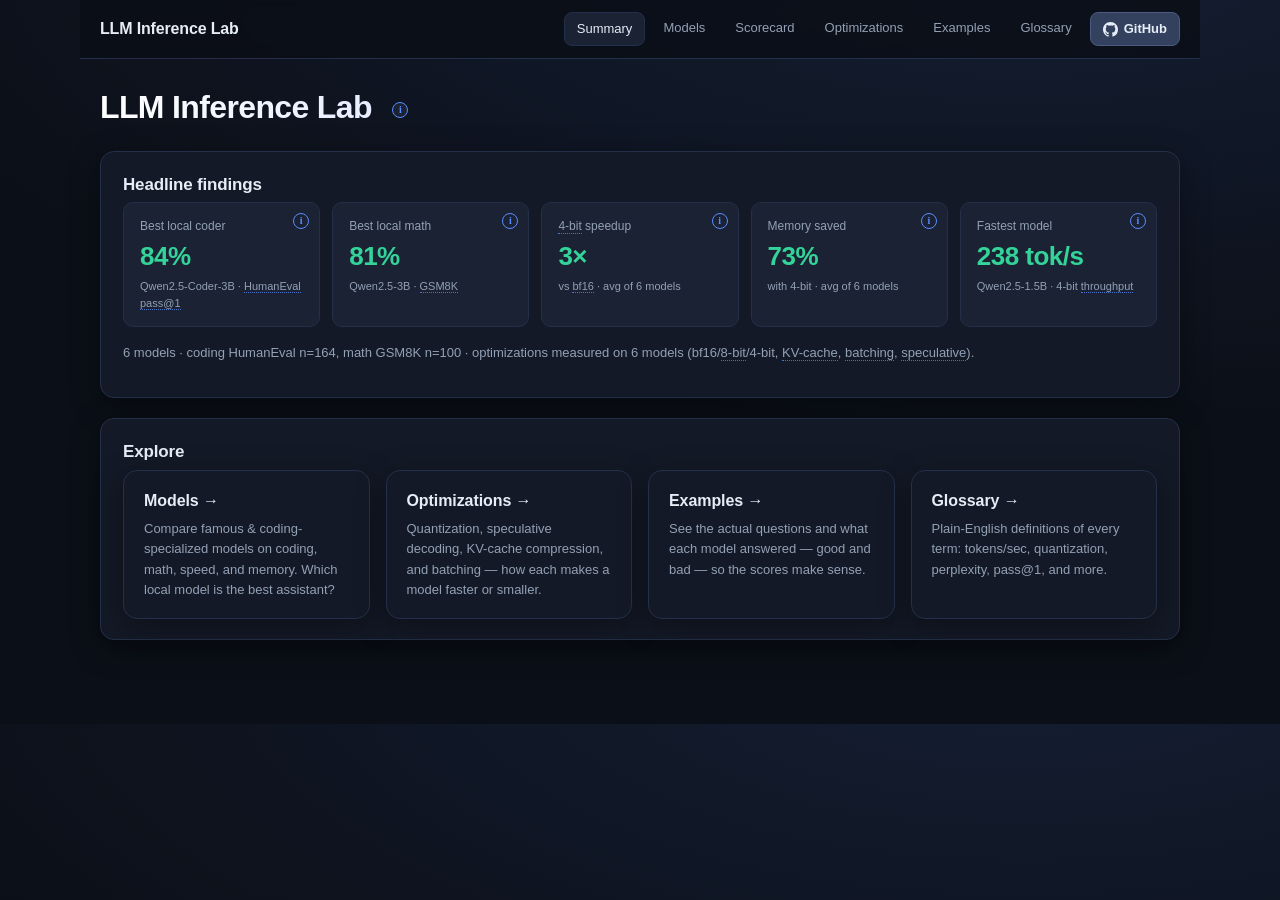
<file: dashboard/index.html>
<!doctype html>
<html lang="en">
<head>
  <meta charset="utf-8" />
  <meta name="viewport" content="width=device-width, initial-scale=1" />
  <title>LLM Inference Lab</title>
  <link rel="stylesheet" href="styles.css?v=5" />
</head>
<body>
  <div class="wrap">
    <div id="nav"></div>

    <header class="hero">
      <div class="hero-text">
        <h1>LLM Inference Lab</h1>
        <p class="tagline">
          Running and optimizing open-source LLMs on a single Apple Silicon laptop —
          and measuring what actually matters: speed, memory, and real task quality
          (coding &amp; math). Everything here is reproducible; no cloud GPU required.
          New to the terms? Every <span class="info" data-tip="Hover the info icons anywhere on the site for a plain-English definition.">i</span> explains itself, and there's a full Glossary.
        </p>
      </div>
    </header>

    <section class="card">
      <h2>Headline findings</h2>
      <div id="headline-metrics" class="metric-row"></div>
      <p class="muted" id="headline-note"></p>
    </section>

    <section class="card">
      <h2>Explore</h2>
      <div class="hub">
        <a href="models.html">
          <h3>Models →</h3>
          <p>Compare famous &amp; coding-specialized models on coding, math, speed, and memory. Which local model is the best assistant?</p>
        </a>
        <a href="optimizations.html">
          <h3>Optimizations →</h3>
          <p>Quantization, speculative decoding, KV-cache compression, and batching — how each makes a model faster or smaller.</p>
        </a>
        <a href="examples.html">
          <h3>Examples →</h3>
          <p>See the actual questions and what each model answered — good and bad — so the scores make sense.</p>
        </a>
        <a href="glossary.html">
          <h3>Glossary →</h3>
          <p>Plain-English definitions of every term: tokens/sec, quantization, perplexity, pass@1, and more.</p>
        </a>
      </div>
    </section>

  </div>

  <script src="data.js"></script>
  <script src="models-data.js"></script>
  <script src="exp-data.js"></script>
  <script src="glossary.js"></script>
  <script src="ui.js?v=5"></script>
  <script src="summary.js"></script>
</body>
</html>
</file>
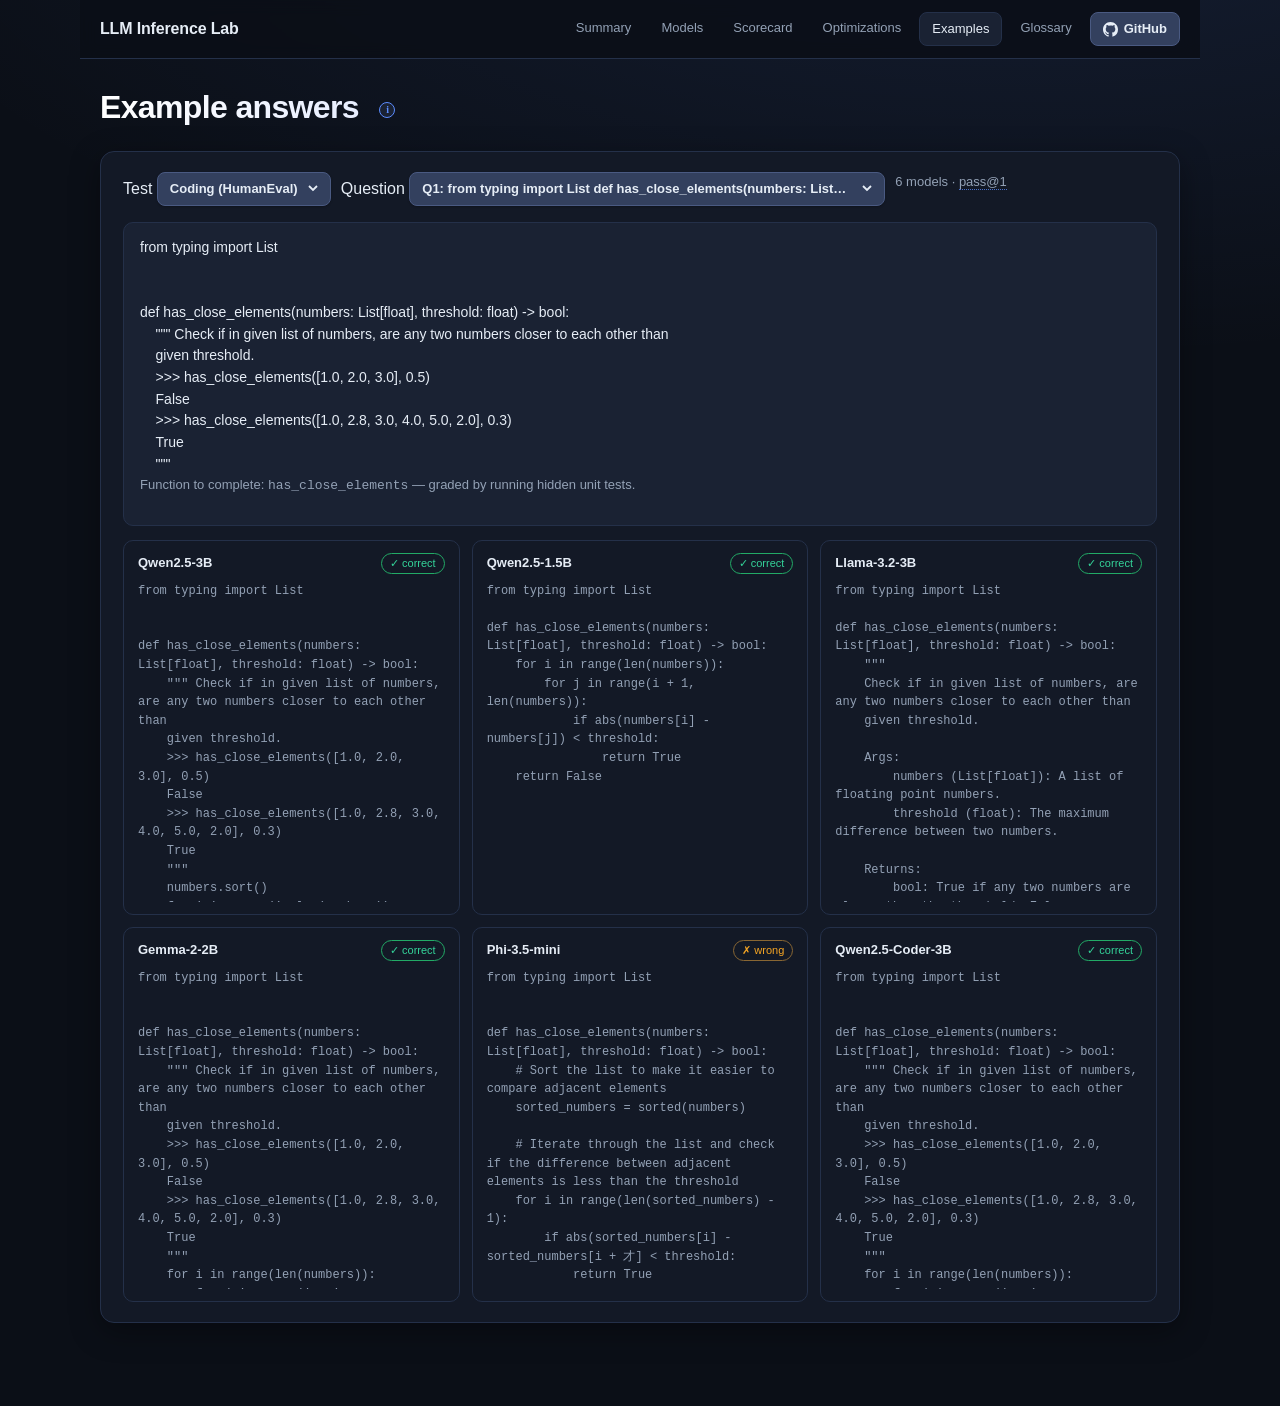
<file: dashboard/examples.html>
<!doctype html>
<html lang="en">
<head>
  <meta charset="utf-8" />
  <meta name="viewport" content="width=device-width, initial-scale=1" />
  <title>Examples — LLM Inference Lab</title>
  <link rel="stylesheet" href="styles.css?v=5" />
</head>
<body>
  <div class="wrap">
    <div id="nav"></div>

    <header class="hero">
      <div class="hero-text">
        <h1>Example answers</h1>
        <p class="tagline">The actual question and what each model replied — green = correct, amber = wrong. This is what the scores on the Models page really mean.</p>
      </div>
    </header>

    <div id="ex-body">
      <div class="card empty" id="pending">Model evaluation is still running — examples appear when it finishes.</div>
    </div>

  </div>

  <script src="models-data.js"></script>
  <script src="glossary.js"></script>
  <script src="ui.js?v=5"></script>
  <script src="examples.js"></script>
</body>
</html>
</file>
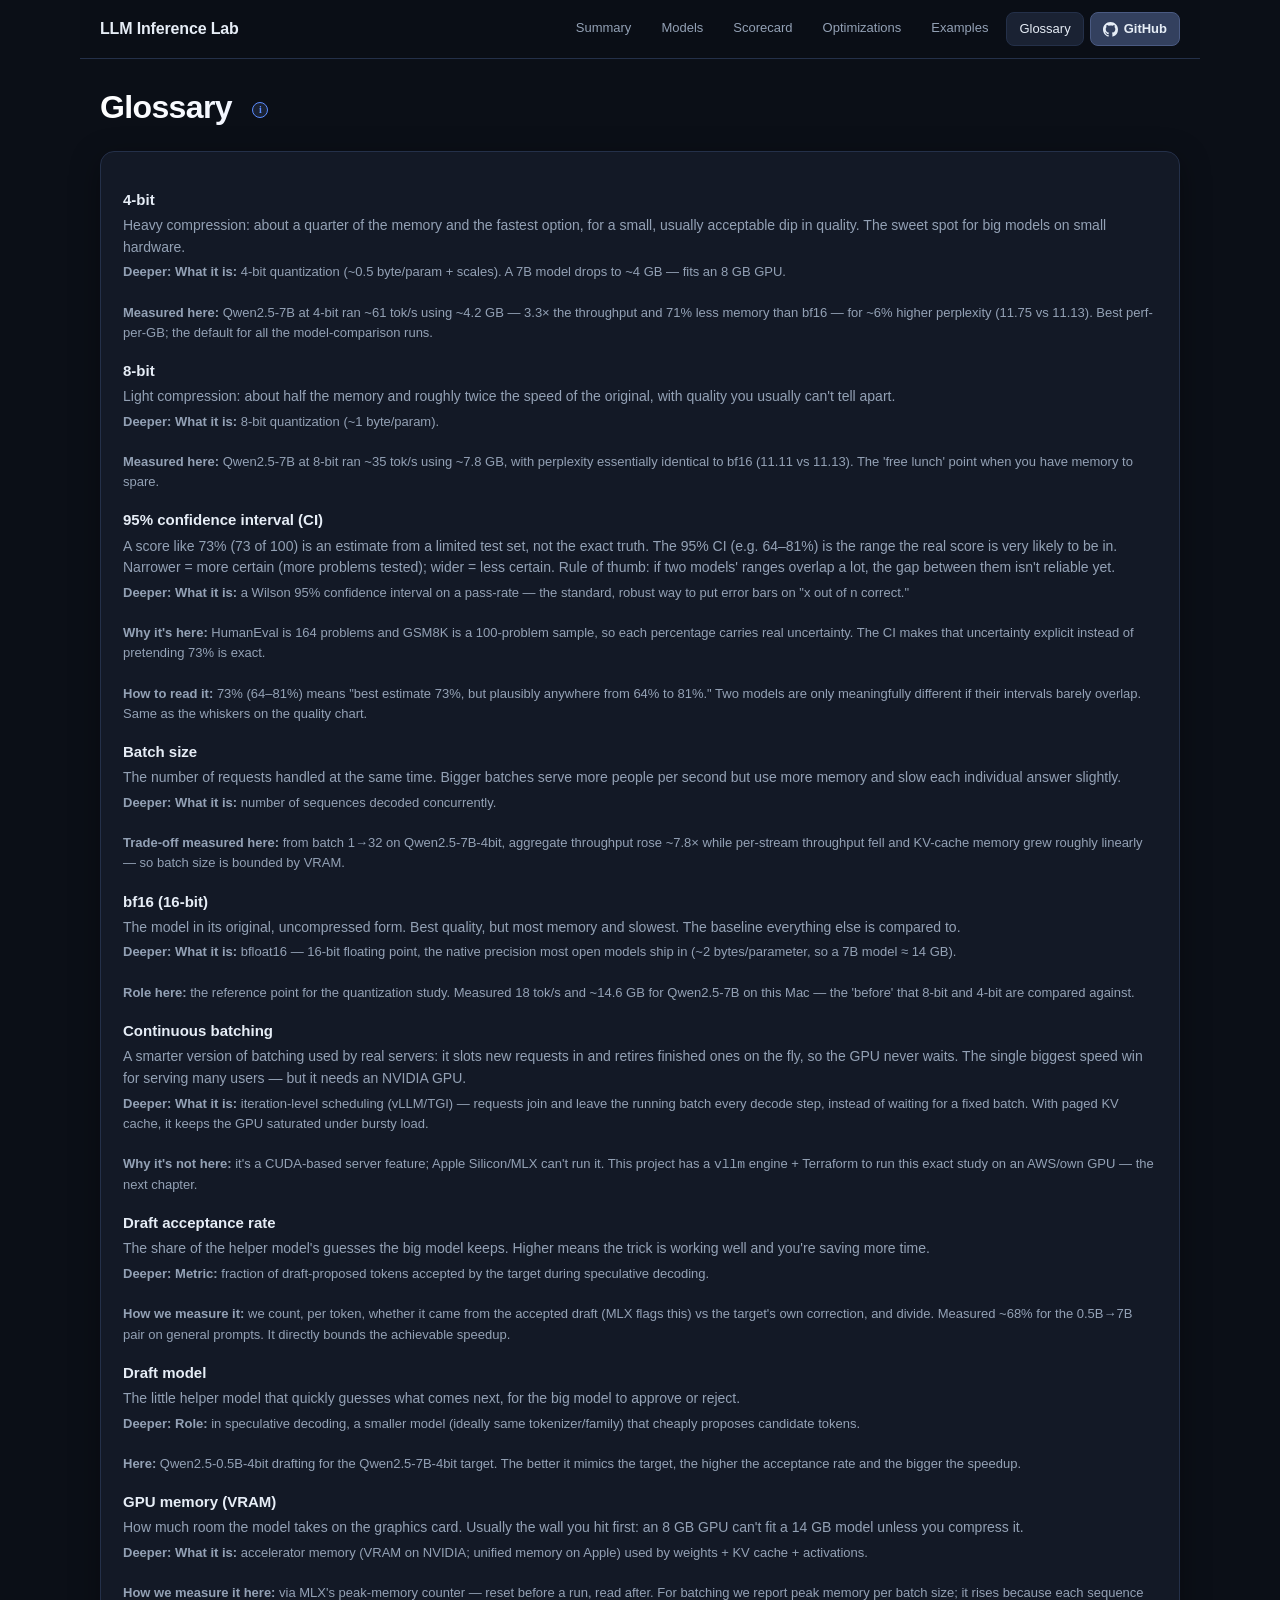
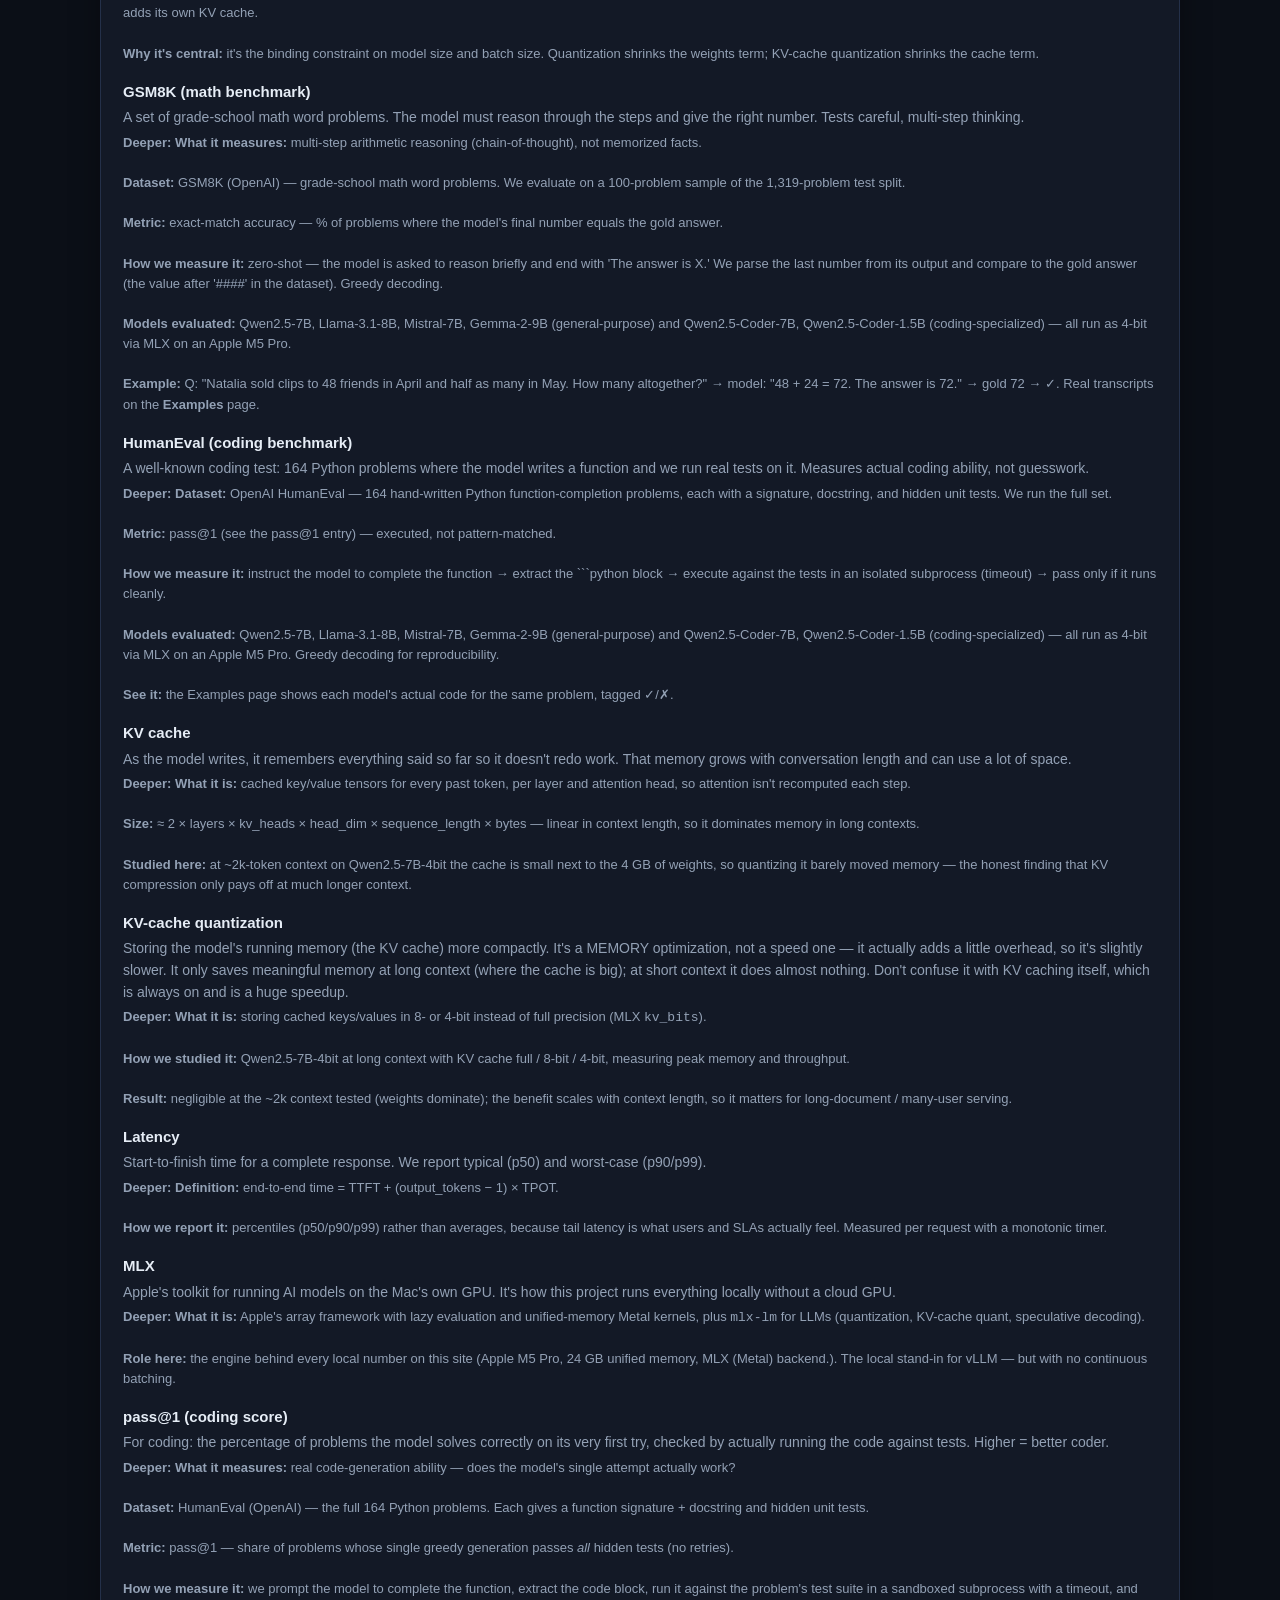
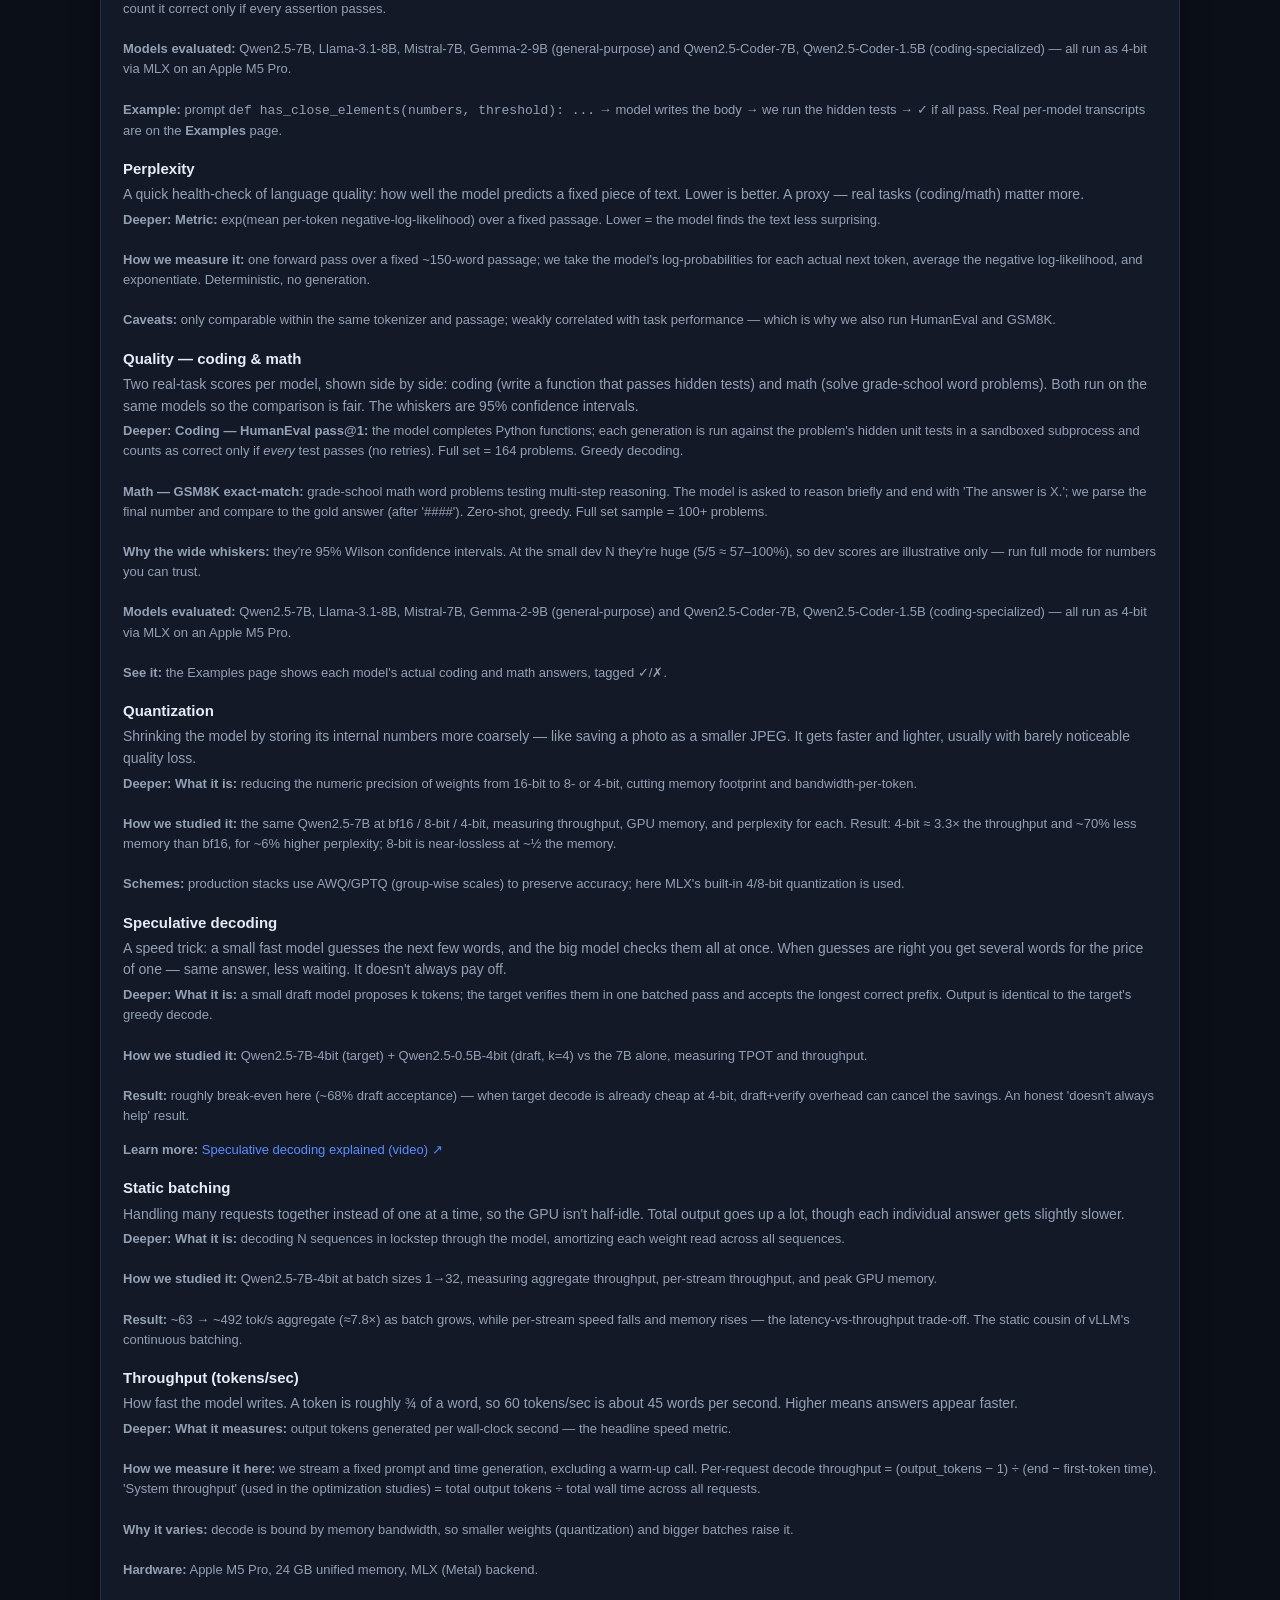
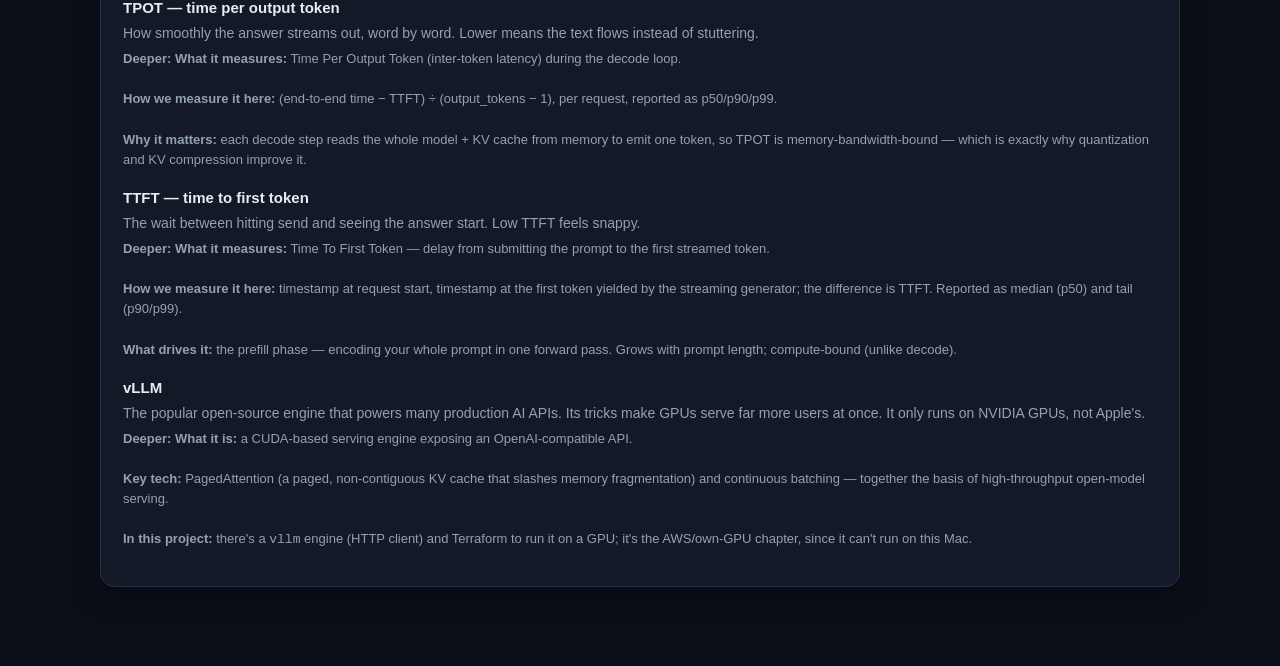
<file: dashboard/glossary.html>
<!doctype html>
<html lang="en">
<head>
  <meta charset="utf-8" />
  <meta name="viewport" content="width=device-width, initial-scale=1" />
  <title>Glossary — LLM Inference Lab</title>
  <link rel="stylesheet" href="styles.css?v=5" />
</head>
<body>
  <div class="wrap">
    <div id="nav"></div>

    <header class="hero">
      <div class="hero-text">
        <h1>Glossary</h1>
        <p class="tagline">Every term used in this project, in plain English. These same definitions pop up as tooltips on the info icons throughout the site.</p>
      </div>
    </header>

    <section class="card">
      <dl class="gloss" id="gloss"></dl>
    </section>

  </div>

  <script src="glossary.js"></script>
  <script src="ui.js?v=5"></script>
  <script>
    (function () {
      const g = window.GLOSSARY || {};
      const order = Object.keys(g).sort((a, b) => g[a].term.localeCompare(g[b].term));
      document.getElementById("gloss").innerHTML = order.map((k) => {
        const learn = (g[k].learn || []).map((l) =>
          `<a href="${l.url}" target="_blank" rel="noopener" style="color:var(--accent);text-decoration:none">${l.title} ↗</a>`).join(" · ");
        const learnHtml = learn ? `<div style="margin-top:6px;font-size:13px"><b>Learn more:</b> ${learn}</div>` : "";
        return `<dt id="gloss-${k}">${g[k].term}</dt><dd>${g[k].overview}<br><span class="muted" style="display:block;margin-top:4px"><b>Deeper:</b> ${g[k].deeper}</span>${learnHtml}</dd>`;
      }).join("");
      // scroll to + flash the term when arriving via glossary.html#gloss-<key> (the list is built here,
      // after the browser's own auto-scroll, so we do it ourselves — retried so timing can't miss it)
      try { history.scrollRestoration = "manual"; } catch (e) {}
      let _flashed = false;
      function jump() {
        const id = location.hash && decodeURIComponent(location.hash.slice(1));
        const el = id && document.getElementById(id);
        if (!el) return;
        el.scrollIntoView({ behavior: "smooth", block: "center" });
        if (!_flashed) {
          _flashed = true;
          const dd = el.nextElementSibling;
          [el, dd].forEach((n) => { if (n) { n.classList.remove("gloss-flash"); void n.offsetWidth; n.classList.add("gloss-flash"); } });
        }
      }
      [0, 80, 250, 600].forEach((t) => setTimeout(jump, t));   // retry until layout settles
      window.addEventListener("load", jump);
      window.addEventListener("hashchange", () => { _flashed = false; jump(); });
    })();
  </script>
</body>
</html>
</file>
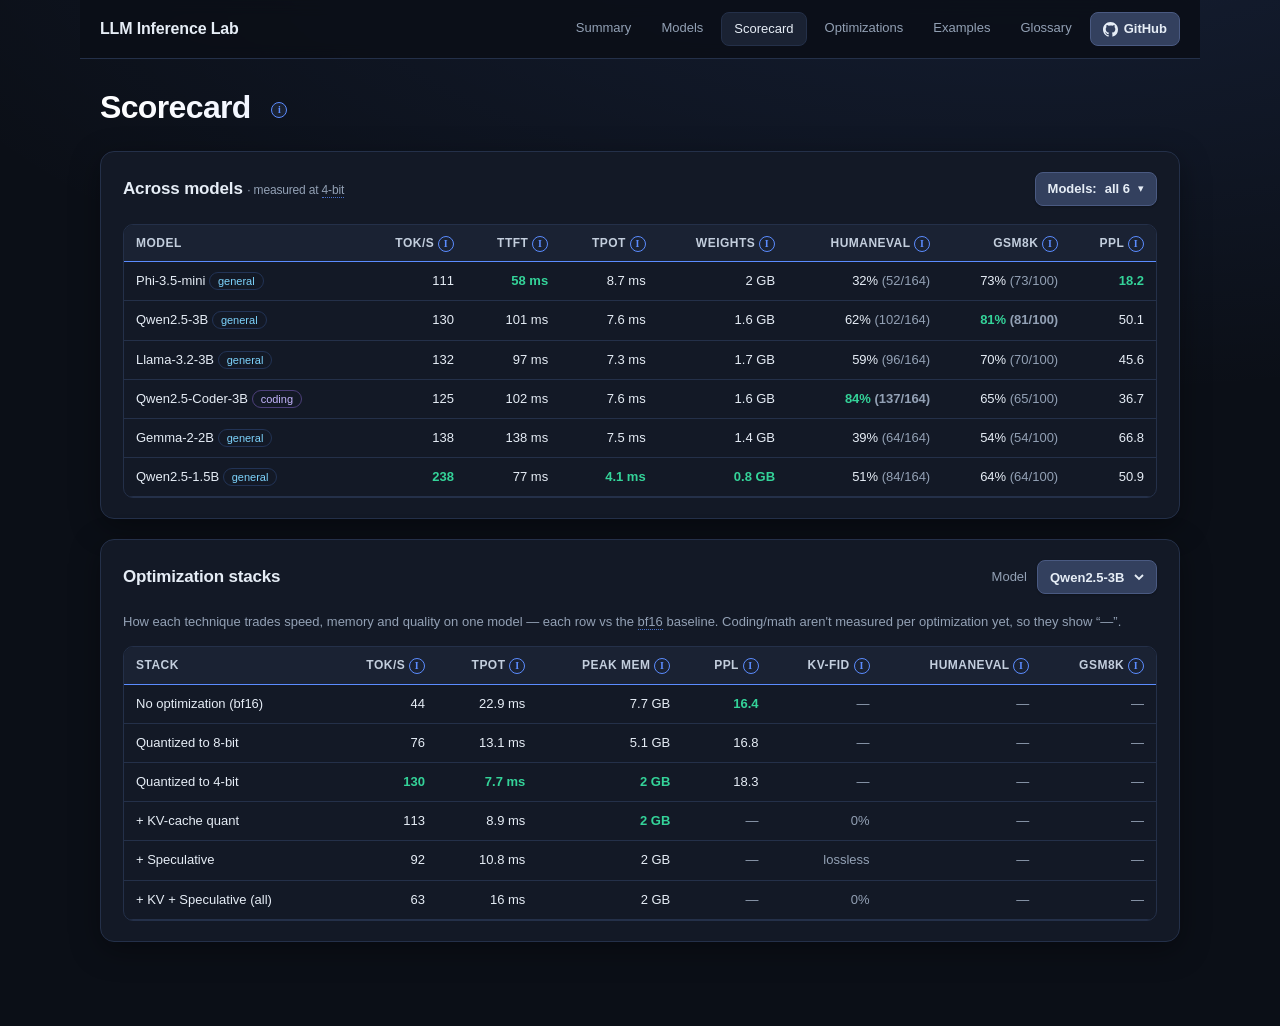
<file: dashboard/scorecard.html>
<!doctype html>
<html lang="en">
<head>
  <meta charset="utf-8" />
  <meta name="viewport" content="width=device-width, initial-scale=1" />
  <title>Scorecard — LLM Inference Lab</title>
  <link rel="stylesheet" href="styles.css?v=5" />
</head>
<body>
  <div class="wrap">
    <div id="nav"></div>

    <header class="hero">
      <div class="hero-text">
        <h1>Scorecard</h1>
        <p class="tagline">Every model and every optimization in one place — speed, memory and quality (coding, math, perplexity), with what's measured marked. Tap the ⓘ on any column to learn what it means.</p>
      </div>
    </header>

    <section class="card">
      <div class="card-head">
        <h2>Across models <span class="muted" style="font-size:12px;font-weight:400">· measured at 4-bit</span></h2>
        <div class="modelpop" id="sc-models-pop"></div>
      </div>
      <div class="table-scroll"><table id="sc-models-table"></table></div>
    </section>

    <section class="card">
      <div class="card-head">
        <h2>Optimization stacks</h2>
        <label class="selwrap">Model <select id="sc-model-select"></select></label>
      </div>
      <p class="muted">How each technique trades speed, memory and quality on one model — each row vs the bf16 baseline. Coding/math aren't measured per optimization yet, so they show “—”.</p>
      <div class="table-scroll"><table id="sc-stacks-table"></table></div>
    </section>

  </div>

  <script src="models-data.js"></script>
  <script src="exp-data.js"></script>
  <script src="glossary.js"></script>
  <script src="ui.js?v=5"></script>
  <script src="scorecard.js"></script>
</body>
</html>
</file>
<file: dashboard/styles.css>
:root {
  --bg: #0b0f17;
  --panel: #131926;
  --panel-2: #1a2233;
  --border: #243049;
  --text: #e6edf6;
  --muted: #93a1b5;
  --accent: #5b8cff;
  --accent-2: #34d399;
  --warn: #f5a524;
  --baseline: #8a93a6;
  --shadow: 0 8px 30px rgba(0, 0, 0, 0.35);
  --radius: 14px;
  font-synthesis: none;
}

* { box-sizing: border-box; }

body {
  margin: 0;
  background:
    radial-gradient(1200px 500px at 80% -10%, rgba(91, 140, 255, 0.12), transparent),
    var(--bg);
  color: var(--text);
  font-family: ui-sans-serif, -apple-system, "SF Pro Text", "Segoe UI", Roboto, sans-serif;
  line-height: 1.55;
}

.wrap { max-width: 1120px; margin: 0 auto; padding: 32px 20px 64px; }

.hero {
  display: flex; gap: 16px 24px; align-items: center; justify-content: space-between;
  flex-wrap: wrap; margin-bottom: 18px;
}
.hero-text { flex: 1 1 420px; }
h1 {
  font-size: 32px; margin: 0; letter-spacing: -0.02em;
  background: linear-gradient(90deg, #fff, #9db8ff);
  -webkit-background-clip: text; background-clip: text; color: transparent;
}
.tagline { color: var(--muted); margin: 10px 0 0; max-width: 70ch; }
.tagline[hidden] { display: none; }
/* collapsible "about this page" icon next to the h1 */
.hero-info { width: 20px; height: 20px; font-size: 12px; margin-left: 12px; vertical-align: middle;
  -webkit-text-fill-color: var(--accent); -webkit-background-clip: border-box; background-clip: border-box; }
.hero-info:hover { -webkit-text-fill-color: #fff; }

.badges { display: flex; flex-wrap: wrap; gap: 8px; margin-top: 10px; }
.badge {
  font-size: 12px; padding: 4px 10px; border-radius: 999px;
  background: var(--panel-2); border: 1px solid var(--border); color: var(--muted);
}
.badge b { color: var(--text); font-weight: 600; }

.hero-headline {
  flex: 0 0 auto; min-width: 220px; background: var(--panel); border: 1px solid var(--border);
  border-radius: var(--radius); padding: 18px 22px; box-shadow: var(--shadow);
}
.hero-headline .big { font-size: 40px; font-weight: 700; color: var(--accent-2); letter-spacing: -0.02em; }
.hero-headline .lbl { color: var(--muted); font-size: 13px; }
.hero-headline .sub { color: var(--muted); font-size: 12px; margin-top: 6px; }

.card {
  background: var(--panel); border: 1px solid var(--border); border-radius: var(--radius);
  padding: 20px 22px; box-shadow: var(--shadow); margin-bottom: 20px;
}
.card h2 { margin: 0 0 4px; font-size: 17px; letter-spacing: -0.01em; }
.muted { color: var(--muted); font-size: 13px; margin: 0 0 14px; }
.grid-2 { display: grid; grid-template-columns: 1fr 1fr; gap: 20px; }
@media (max-width: 820px) { .grid-2 { grid-template-columns: 1fr; } }

/* fixed chart height (prevents overflow); width fills the tile, with horizontal
   scroll when there are many models (min-width set per-chart in JS) */
canvas { display: block; height: 300px !important; max-height: 300px; width: 100% !important; }

.table-scroll { overflow-x: auto; border: 1px solid var(--border); border-radius: 10px; }
table { width: 100%; border-collapse: collapse; font-size: 13px; }
th, td { text-align: right; padding: 9px 12px; border-bottom: 1px solid var(--border); white-space: nowrap; }
th:first-child, td:first-child { text-align: left; }
thead th { color: #c3cedd; font-weight: 600; font-size: 12px; text-transform: uppercase; letter-spacing: 0.04em;
  background: var(--panel-2); border-bottom: 1px solid var(--accent); }
tbody tr:hover { background: var(--panel-2); }
td.best { color: var(--accent-2); font-weight: 700; }
.pill { font-size: 11px; padding: 2px 8px; border-radius: 999px; border: 1px solid var(--border); color: var(--muted); }
.pill.mlx { color: #c4b5fd; border-color: #4c3f7a; }
.pill.transformers { color: #fbbf24; border-color: #6b5320; }

#arch { overflow-x: auto; padding: 6px 0; }
.arch-svg text { fill: var(--text); font-size: 12px; }
.arch-svg .muted-t { fill: var(--muted); font-size: 10px; }
.arch-svg .box { fill: var(--panel-2); stroke: var(--border); }
.arch-svg .box.future { stroke-dasharray: 4 3; opacity: 0.6; }
.arch-svg .flow { stroke: var(--accent); stroke-width: 1.5; fill: none; marker-end: url(#arrow); }

/* inline findings moved into the side panel's "What to look for" section */
.analysis { display: none; }
.analysis ul { margin: 0; padding-left: 18px; }
.analysis li { margin: 6px 0; font-size: 14px; }
.analysis li:first-child { margin-top: 0; }
.analysis li:last-child { margin-bottom: 0; }
.analysis b { color: var(--accent-2); }

footer { color: var(--muted); font-size: 12px; text-align: center; margin-top: 28px; }

.empty { color: var(--warn); padding: 40px; text-align: center; }

/* --- study sections --- */
h3 { font-size: 15px; font-weight: 600; color: var(--text); margin: 2px 0 12px; letter-spacing: -0.005em; }
.study-head { margin-bottom: 16px; }
.study-head h2 { font-size: 20px; }
.study .grid-2 { margin-bottom: 8px; }
.study .grid-2 > div { background: var(--panel-2); border: 1px solid var(--border); border-radius: 10px; padding: 14px 16px; }
.next-chapter { border-style: dashed; }
.next-chapter p { font-size: 14px; color: var(--text); max-width: 80ch; }

/* table of contents */
.toc { display: flex; flex-wrap: wrap; gap: 8px; margin-bottom: 20px; }
.toc a { font-size: 13px; padding: 6px 12px; border-radius: 999px; background: var(--panel); border: 1px solid var(--border); color: var(--muted); text-decoration: none; }
.toc a:hover { color: var(--text); border-color: var(--accent); }

/* ---- nav bar ---- */
#nav { position: sticky; top: 0; z-index: 20; display: flex; align-items: center; justify-content: space-between;
  gap: 16px; padding: 12px 20px; margin: -32px -20px 24px; background: rgba(11,15,23,0.85);
  backdrop-filter: blur(8px); border-bottom: 1px solid var(--border); flex-wrap: wrap; }
#nav .brand { font-weight: 700; color: var(--text); text-decoration: none; letter-spacing: -0.01em; }
.navlinks { display: flex; gap: 6px; flex-wrap: wrap; }
.navlinks a { font-size: 13px; padding: 6px 12px; border-radius: 8px; color: var(--muted); text-decoration: none; }
.navlinks a:hover { color: var(--text); background: var(--panel-2); }
.navlinks a.active { color: var(--text); background: var(--panel-2); border: 1px solid var(--border); }
.navlinks a.gh-link { display: inline-flex; align-items: center; gap: 6px; color: var(--text);
  border: 1px solid #4a5a82; background: #33405e; font-weight: 600; }
.navlinks a.gh-link:hover { background: #3e4d70; border-color: #5d6f9c; }
.navlinks a.gh-link svg { display: block; }

/* ---- info-icon tooltip ---- */
.info { display: inline-flex; align-items: center; justify-content: center; width: 16px; height: 16px;
  font-size: 10px; font-style: normal; font-weight: 700; font-family: Georgia, serif; border-radius: 50%;
  background: var(--panel-2); border: 1px solid var(--accent); color: var(--accent); cursor: pointer;
  position: relative; vertical-align: middle; user-select: none; }
.info:hover { background: var(--accent); color: #fff; }
.corner-host { position: relative; background: var(--panel-2); border: 1px solid var(--border); border-radius: 10px; padding: 14px 16px; margin-bottom: 16px; overflow-x: auto; }
.grid-2 > .corner-host { margin-bottom: 0; }   /* grid gap handles spacing inside a row */
.info-corner { position: absolute; top: 10px; right: 10px; margin: 0; z-index: 3; }
/* hover = native title tooltip (clean, never clipped); click = full Overview/Deeper modal */

/* ---- info modal (click-to-open, Overview / Deeper tabs) ---- */
/* explanation drawer — slides in on the right; page stays visible (and usable) beside it */
.modal-overlay { position: fixed; inset: 0; z-index: 100; display: flex; justify-content: flex-end; pointer-events: none; }
.modal-overlay[hidden] { display: none; }
.modal { pointer-events: auto; background: var(--panel); border: none; border-left: 1px solid var(--accent);
  border-radius: 0; width: 380px; max-width: 92vw; height: 100%; padding: 22px 24px 40px; overflow-y: auto;
  box-shadow: -10px 0 36px rgba(0,0,0,0.4); position: relative; animation: drawerIn 0.22s ease; }
@keyframes drawerIn { from { transform: translateX(24px); opacity: 0.3; } to { transform: translateX(0); opacity: 1; } }
body.drawer-open .wrap { margin-right: 380px; transition: margin-right 0.2s ease; }
@media (max-width: 1024px) {
  .modal-overlay { pointer-events: auto; background: rgba(0,0,0,0.55); }
  .modal { width: 100vw; max-width: 100vw; border-left: none; }
  body.drawer-open .wrap { margin-right: 0; }
}
.modal h3 { color: var(--text); font-size: 18px; margin: 0 28px 14px 0; }
.modal-x { position: absolute; top: 12px; right: 14px; background: none; border: none; color: var(--muted);
  font-size: 22px; line-height: 1; cursor: pointer; }
.modal-x:hover { color: var(--text); }
.modal-tabs { display: flex; gap: 8px; margin-bottom: 14px; }
.modal-tabs button { background: var(--panel-2); color: var(--muted); border: 1px solid var(--border);
  border-radius: 8px; padding: 6px 14px; font-size: 13px; cursor: pointer; }
.modal-tabs button.active { color: var(--text); border-color: var(--accent); background: rgba(91,140,255,0.12); }
.modal-body { font-size: 14px; line-height: 1.65; color: var(--text); }
.modal-look { margin-top: 16px; background: rgba(52,211,153,0.07); border: 1px solid rgba(52,211,153,0.28);
  border-left: 3px solid var(--accent-2); border-radius: 8px; padding: 12px 14px; }
.modal-look:empty { display: none; }
/* inline glossary links in prose — subtle dotted underline, open glossary in a new tab */
.gloss-link { color: inherit; text-decoration: none; border-bottom: 1px dotted rgba(91,140,255,0.75); cursor: help; }
.gloss-link:hover { color: var(--accent); border-bottom-color: var(--accent); }
.gloss dt:target { background: rgba(91,140,255,0.14); border-radius: 6px; padding: 2px 8px; margin: 0 -8px; }
@keyframes glossFlash {
  0%, 25% { background: rgba(91,140,255,0.45); box-shadow: 0 0 0 2px var(--accent); }
  100% { background: transparent; box-shadow: 0 0 0 2px transparent; }
}
.gloss dt.gloss-flash, .gloss dd.gloss-flash { border-radius: 6px; padding: 4px 8px; margin: 4px -8px; animation: glossFlash 2.6s ease; }
.modal-look .look-title { font-size: 12px; text-transform: uppercase; letter-spacing: 0.05em; color: var(--accent-2); font-weight: 600; margin-bottom: 6px; }
.modal-look .look-body { font-size: 14px; line-height: 1.6; color: var(--text); }
.modal-learn { margin-top: 14px; }
.modal-learn:empty { display: none; }
.modal-learn .learn-title { font-size: 12px; text-transform: uppercase; letter-spacing: 0.05em; color: var(--muted);
  border-top: 1px solid var(--border); padding-top: 12px; margin-bottom: 6px; }
.modal-learn a { display: block; color: var(--accent); text-decoration: none; font-size: 14px; padding: 3px 0; }
.modal-learn a:hover { text-decoration: underline; }

/* ---- summary hub cards ---- */
.hub { display: grid; grid-template-columns: repeat(auto-fit, minmax(220px, 1fr)); gap: 16px; }
.hub a { display: block; background: var(--panel); border: 1px solid var(--border); border-radius: var(--radius);
  padding: 18px 20px; text-decoration: none; color: var(--text); box-shadow: var(--shadow); }
.hub a:hover { border-color: var(--accent); }
.hub h3 { color: var(--text); font-size: 16px; margin: 0 0 6px; }
.hub p { color: var(--muted); font-size: 13px; margin: 0; }

/* ---- callout (baseline definition) ---- */
.callout { background: var(--panel-2); border: 1px solid var(--border); border-left: 3px solid var(--accent);
  border-radius: 8px; padding: 12px 14px; font-size: 13px; line-height: 1.6; color: var(--text); margin-bottom: 16px; }

/* ---- per-card header + model multi-select popover ---- */
.card-head { display: flex; align-items: center; justify-content: space-between; gap: 16px; flex-wrap: wrap;
  margin-bottom: 18px; }   /* breathing room between the header/dropdown row and the table or content below */
.card-head h2 { margin: 0; }
.modelpop { position: relative; flex: none; }
.pop-btn { display: inline-flex; align-items: center; gap: 8px; background: #33405e; color: var(--text);
  border: 1px solid #4a5a82; border-radius: 8px; padding: 0 12px; height: 34px; box-sizing: border-box;
  font-weight: 600; font-size: 13px; cursor: pointer; box-shadow: 0 1px 2px rgba(0,0,0,0.25);
  transition: border-color .15s, background-color .15s; }
.pop-btn:hover { background: #3e4d70; border-color: #5d6f9c; }
.pop-btn .caret { color: var(--text); font-size: 11px; }
.pop-panel { position: absolute; right: 0; top: calc(100% + 6px); z-index: 30; min-width: 180px;
  max-height: 320px; overflow-y: auto;
  background: var(--panel-2); border: 1px solid var(--border); border-radius: 10px; padding: 8px; box-shadow: var(--shadow);
  display: flex; flex-direction: column; gap: 2px; }
.pop-panel[hidden] { display: none; }
.pop-panel label { display: flex; align-items: center; gap: 8px; font-size: 13px; color: var(--text);
  white-space: nowrap; padding: 5px 8px; border-radius: 6px; cursor: pointer; }
.pop-panel label:hover { background: rgba(91,140,255,0.10); }
.pop-panel input { accent-color: var(--accent); margin: 0; }

/* ---- explorer header + model select ---- */
.exp-head { display: flex; align-items: center; justify-content: space-between; gap: 16px; flex-wrap: wrap; margin-bottom: 18px; }
.selwrap { font-size: 13px; color: var(--muted); display: inline-flex; align-items: center; gap: 10px; }
/* native single-select styled to MATCH .pop-btn exactly (same height, border, font, custom caret) */
.selwrap select, .ex-controls select {
  appearance: none; -webkit-appearance: none;
  background: #33405e url("data:image/svg+xml,%3Csvg xmlns='http://www.w3.org/2000/svg' width='10' height='7' viewBox='0 0 10 7'%3E%3Cpath fill='none' stroke='%23e6edf6' stroke-width='1.8' d='M1 1l4 4 4-4'/%3E%3C/svg%3E") no-repeat right 12px center;
  color: var(--text); border: 1px solid #4a5a82; border-radius: 8px;
  padding: 0 32px 0 12px; height: 34px; box-sizing: border-box; font-size: 13px; font-weight: 600; cursor: pointer;
  box-shadow: 0 1px 2px rgba(0,0,0,0.25); transition: border-color .15s, background-color .15s; }
.selwrap select:hover, .ex-controls select:hover { background-color: #3e4d70; border-color: #5d6f9c; }

/* ---- sub-tabs + explorer ---- */
.subtabs { display: flex; gap: 6px; flex-wrap: wrap; border-bottom: 1px solid var(--border); margin-bottom: 20px; padding-bottom: 0; }
.subtabs button { background: none; color: var(--muted); border: none; border-bottom: 2px solid transparent;
  padding: 10px 16px; font-size: 14px; cursor: pointer; margin-bottom: -1px; }
.subtabs button:hover { color: var(--text); }
.subtabs button.active { color: var(--text); border-bottom-color: var(--accent); font-weight: 500; }
.panel[hidden] { display: none; }
.toggles { display: flex; flex-direction: column; gap: 12px; margin: 4px 0 18px; }
.tgroup { display: flex; align-items: center; gap: 8px; flex-wrap: wrap; }
.tlabel { width: 130px; color: var(--muted); font-size: 13px; }
.tgroup button { background: var(--panel-2); color: var(--muted); border: 1px solid var(--border);
  border-radius: 8px; padding: 6px 14px; font-size: 13px; cursor: pointer; }
.tgroup button.active { color: var(--text); border-color: var(--accent); background: rgba(91,140,255,0.14); }
.tgroup button[disabled] { opacity: 0.35; cursor: not-allowed; }

/* ---- progress banner ---- */
.progress-banner { display: flex; align-items: center; gap: 10px; background: var(--panel-2);
  border: 1px solid var(--accent); border-radius: 10px; padding: 10px 14px; margin-bottom: 16px; font-size: 13px; }
.progress-banner.done { border-color: #2a6; }
.progress-banner .dot { width: 9px; height: 9px; border-radius: 50%; background: var(--accent); flex: 0 0 auto;
  animation: pulse 1.3s ease-in-out infinite; }
.progress-banner.done .dot { background: var(--accent-2); animation: none; }
@keyframes pulse { 0%,100% { opacity: 1; } 50% { opacity: 0.25; } }

/* ---- model filter controls ---- */
.filterbar { display: flex; flex-wrap: wrap; gap: 18px; align-items: center; margin-bottom: 14px; }
.filtergroup { display: flex; gap: 6px; align-items: center; flex-wrap: wrap; }
.filtergroup button { background: var(--panel-2); color: var(--muted); border: 1px solid var(--border);
  border-radius: 8px; padding: 6px 12px; font-size: 13px; cursor: pointer; }
.filtergroup button:hover { color: var(--text); }
.filtergroup button.active { color: var(--text); border-color: var(--accent); background: rgba(91,140,255,0.12); }
.filtergroup button.ghost { padding: 4px 10px; font-size: 12px; }
.modelchips { display: flex; flex-wrap: wrap; gap: 8px; }
.chip { display: inline-flex; align-items: center; gap: 6px; font-size: 13px; padding: 5px 10px;
  border-radius: 999px; border: 1px solid var(--border); background: var(--panel); color: var(--muted); cursor: pointer; user-select: none; }
.chip.on { color: var(--text); border-color: var(--accent); background: rgba(91,140,255,0.10); }
.chip input { accent-color: var(--accent); margin: 0; }

/* ---- model controls, merged into the top of the comparison card ---- */
.models-controls { display: flex; flex-wrap: wrap; gap: 10px 16px; align-items: center;
  padding-bottom: 14px; margin-bottom: 16px; border-bottom: 1px solid var(--border); }
.models-controls .ctl-status { margin-left: 0; }
.models-controls .modelpop { margin-left: auto; }   /* Models ▾ sits on the right, like other tabs */
/* ---- compact single controls row (legacy) ---- */
.controls-card { padding: 12px 16px; margin-bottom: 16px; }
.controls-row { display: flex; flex-wrap: wrap; gap: 10px 16px; align-items: center; }
.ctl-label { color: var(--muted); font-size: 12px; text-transform: uppercase; letter-spacing: 0.04em; }
.ctl-status { color: var(--muted); font-size: 13px; display: inline-flex; align-items: center; gap: 7px; margin-left: auto; }
.ctl-status .dot { width: 8px; height: 8px; border-radius: 50%; background: var(--accent-2); flex: 0 0 auto; }
.ctl-status.pending .dot { background: var(--accent); animation: pulse 1.3s ease-in-out infinite; }
.note-inline { display: flex; gap: 8px; align-items: baseline; color: var(--muted); font-size: 12.5px;
  margin: 0 0 14px; padding: 7px 12px; border-left: 2px solid var(--warn); background: rgba(245,165,36,0.06); border-radius: 0 8px 8px 0; }
.note-inline b { color: var(--text); }

/* ---- examples ---- */
.ex-controls { display: flex; gap: 10px; flex-wrap: wrap; margin-bottom: 16px; align-items: center; }
/* .ex-controls select styled by the unified .selwrap select rule above */
.ex-q { background: var(--panel-2); border: 1px solid var(--border); border-radius: 10px; padding: 14px 16px; margin-bottom: 14px; }
.ex-q .qtext { font-size: 14px; white-space: pre-wrap; }
.ex-answers { display: grid; grid-template-columns: repeat(auto-fit, minmax(280px, 1fr)); gap: 12px; margin-top: 12px; }
.ex-a { background: var(--panel); border: 1px solid var(--border); border-radius: 10px; padding: 12px 14px; }
.ex-a .hd { display: flex; justify-content: space-between; align-items: center; font-size: 13px; margin-bottom: 8px; }
.ex-a pre { white-space: pre-wrap; word-break: break-word; font-size: 12px; color: var(--muted);
  max-height: 320px; overflow: auto; margin: 0; font-family: var(--font-mono, ui-monospace, monospace); }
.tag-pass { color: var(--accent-2); border: 1px solid #2a6; border-radius: 999px; padding: 1px 8px; font-size: 11px; }
.tag-fail { color: var(--warn); border: 1px solid #863; border-radius: 999px; padding: 1px 8px; font-size: 11px; }
.pill.coding { color: #c4b5fd; border-color: #4c3f7a; }
.pill.general { color: #7dd3fc; border-color: #235; }

/* ---- story / narrative ---- */
.story { font-size: 14px; line-height: 1.7; color: var(--text); }
.story p { margin: 0 0 12px; }
.story ol { margin: 0 0 12px; padding-left: 20px; }
.story li { margin: 8px 0; }
.story code { background: var(--panel-2); padding: 1px 5px; border-radius: 4px; font-size: 13px; }

/* ---- glossary page ---- */
.gloss dt { font-weight: 600; color: var(--text); margin-top: 16px; font-size: 15px; }
.gloss dd { color: var(--muted); margin: 4px 0 0; font-size: 14px; }

/* metric cards */
.metric-row { display: grid; grid-template-columns: repeat(auto-fit, minmax(150px, 1fr)); gap: 12px; margin-bottom: 16px; }
.metric { background: var(--panel-2); border: 1px solid var(--border); border-radius: 10px; padding: 14px 16px; position: relative; }
.metric .lbl { font-size: 12px; color: var(--muted); padding-right: 18px; }
.metric .val { font-size: 26px; font-weight: 700; letter-spacing: -0.02em; }
.metric .val.good { color: var(--accent-2); }
.metric .sub { font-size: 11px; color: var(--muted); margin-top: 2px; }
</file>
